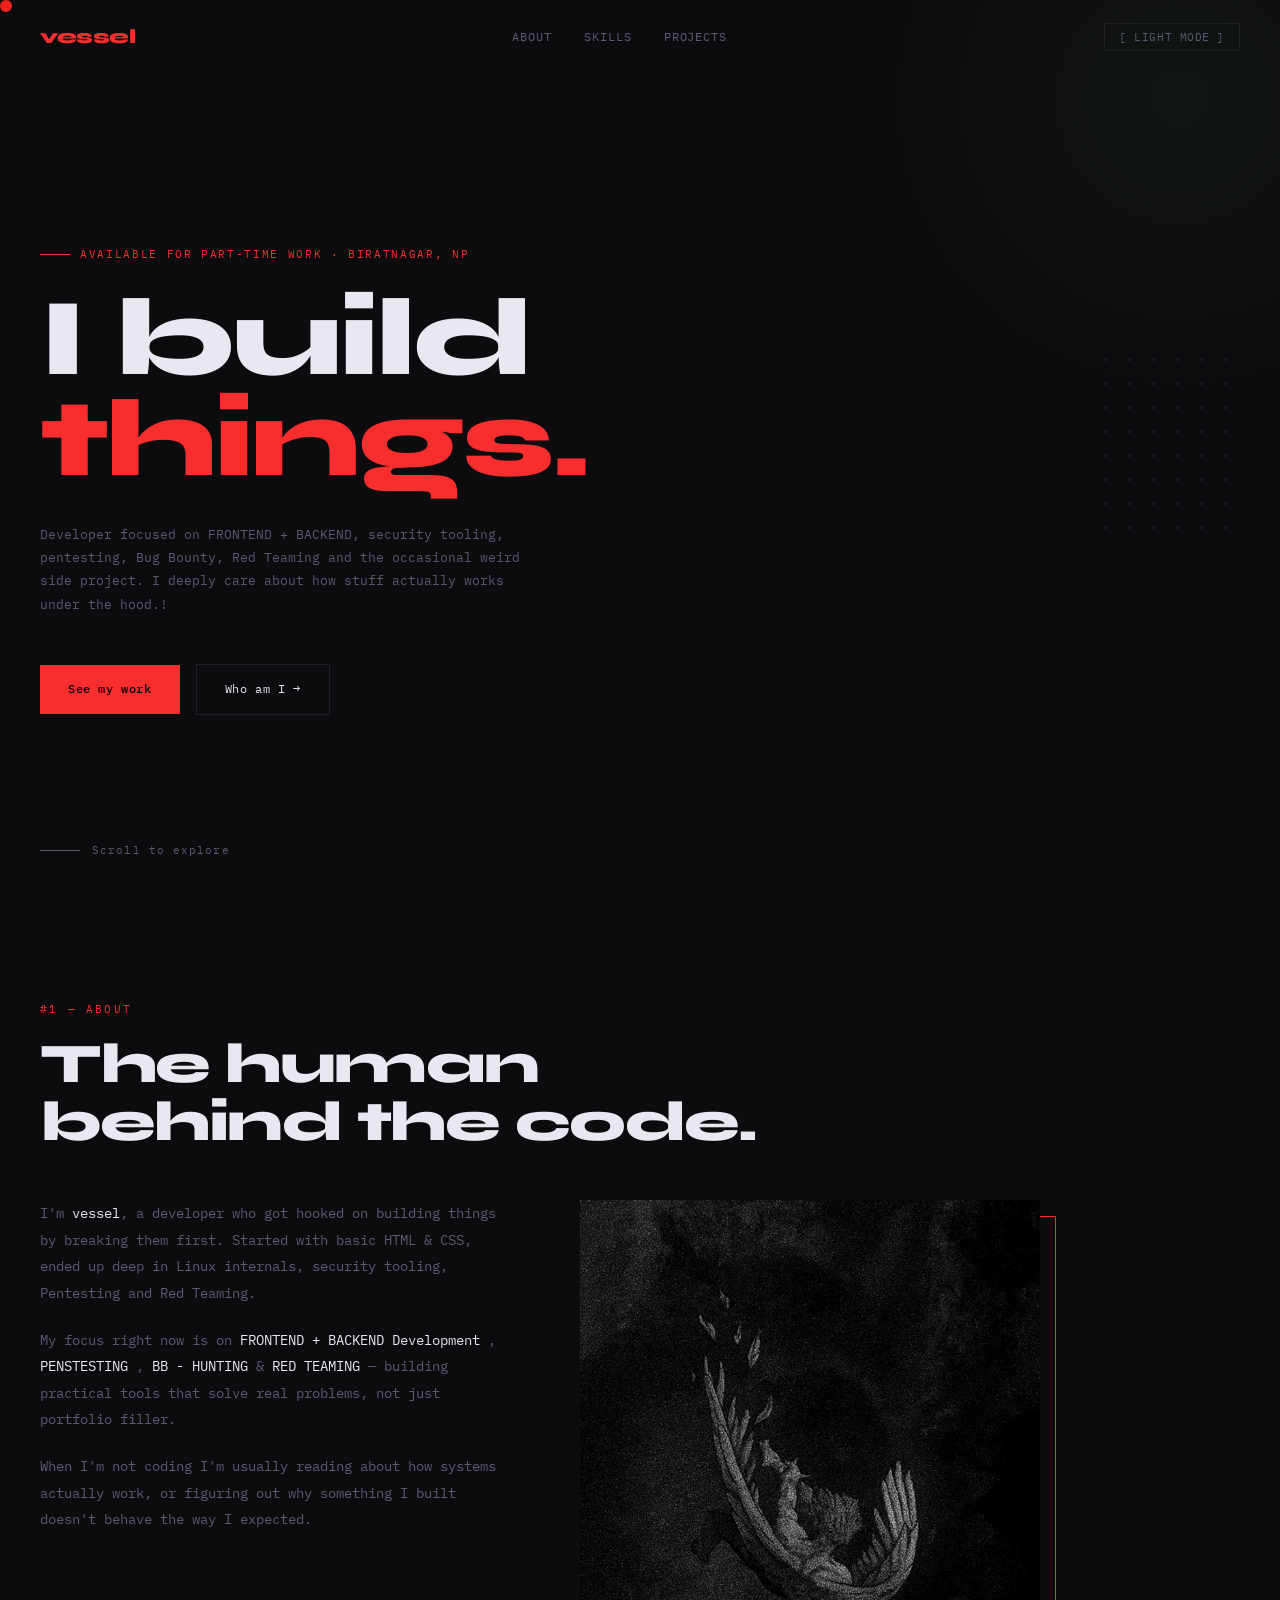
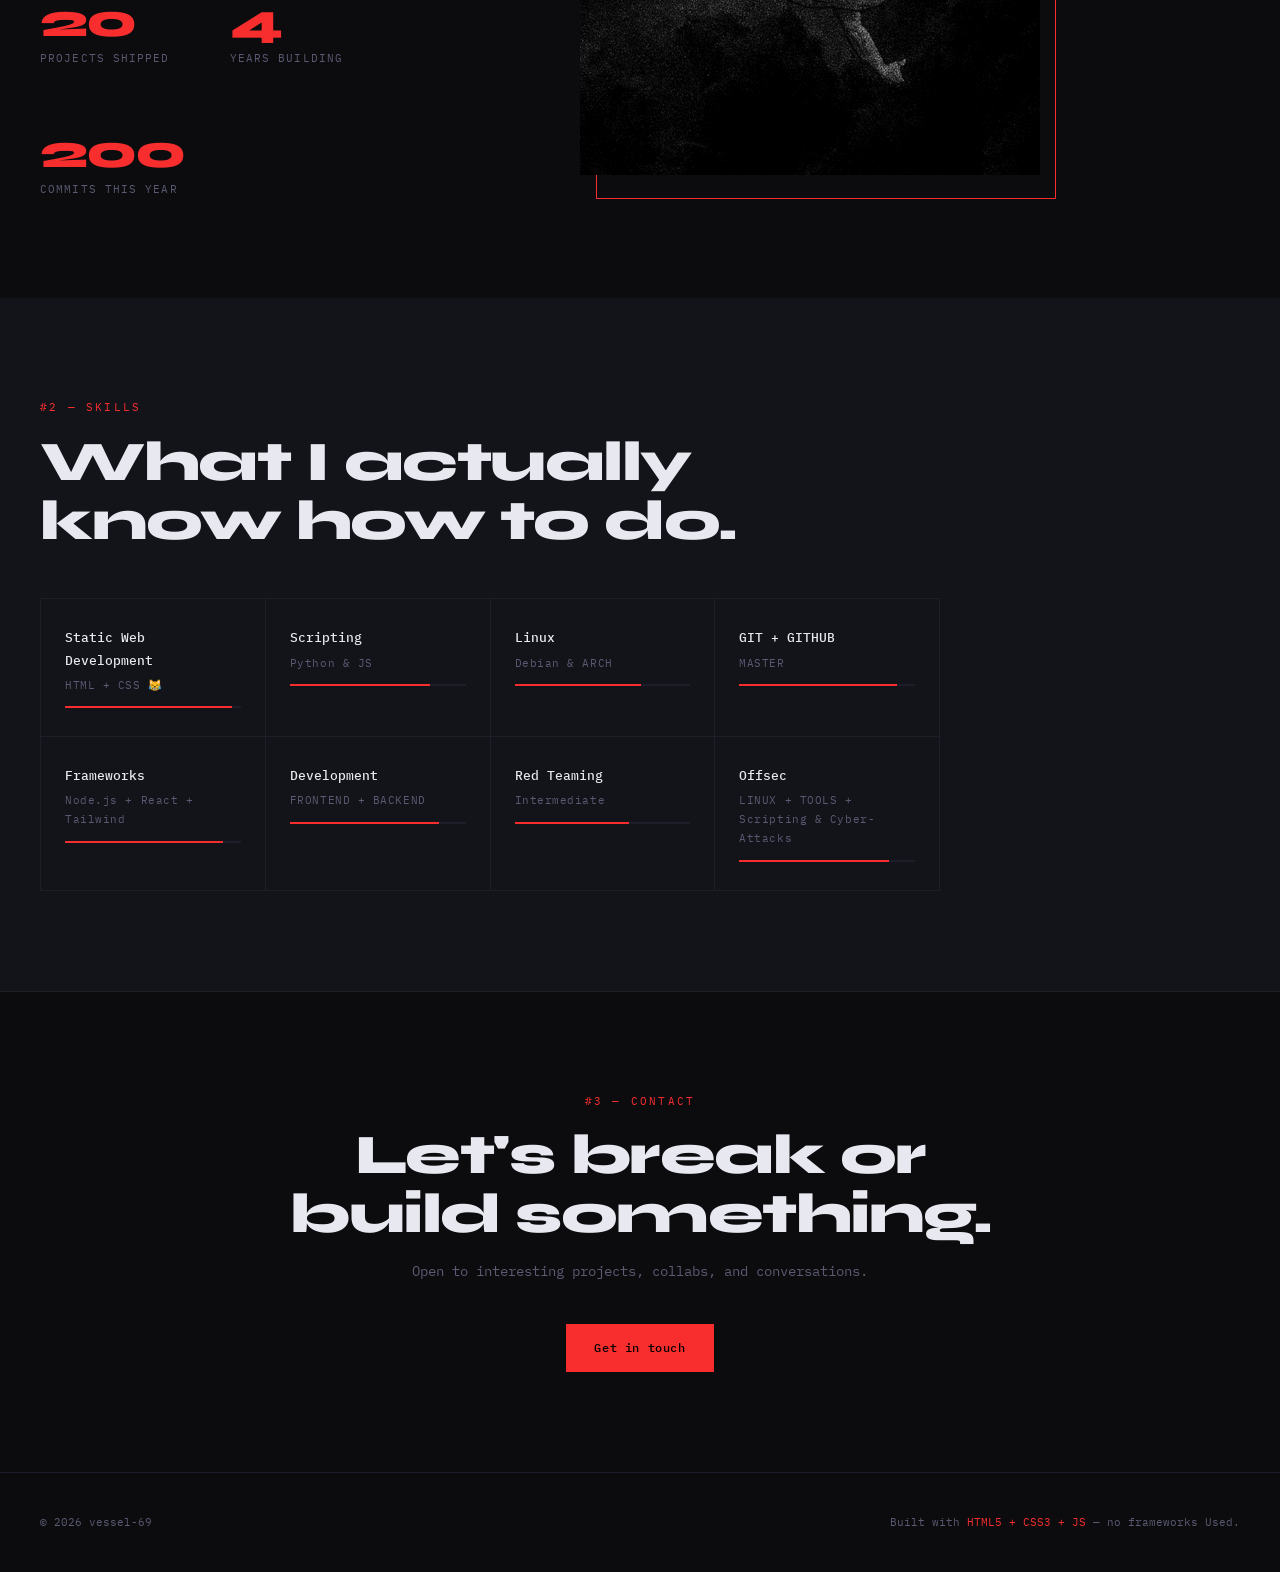
<file: index.html>
<!doctype html>
<html lang="en">
  <head>
    <meta charset="UTF-8" />
    <meta name="viewport" content="width=device-width, initial-scale=1.0" />
    <title>vessel</title>
    <link rel="preconnect" href="https://fonts.googleapis.com" />
    <link
      href="https://fonts.googleapis.com/css2?family=Syne:wght@700;800&family=IBM+Plex+Mono:wght@400;500&display=swap"
      rel="stylesheet"
    />
    <link rel="stylesheet" href="/design/index.css" />
    <!-- Primary SEO -->
    <meta name="title" content="Vessel" />
    <meta name="description" content="Demo Portfolio of Vessel" />
    <meta
      name="keywords"
      content="Vessel, vessel-69, developer portfolio, frontend developer, backend developer, cybersecurity, pentesting, red teaming, bug bounty, Linux, HTML, CSS, JavaScript, Python"
    />
    <meta name="author" content="Vessel" />
    <meta name="creator" content="Vessel" />
    <meta name="robots" content="index, follow" />
    <meta name="language" content="English" />
    <meta name="theme-color" content="#080b0f" />

    <!-- Viewport -->
    <meta name="viewport" content="width=device-width, initial-scale=1.0" />

    <!-- Canonical -->
    <link rel="canonical" href="https://waffles-demo-rosy.vercel.app/" />

    <!-- Favicons -->
    <link rel="icon" href="/public/waffle-demo.png" type="image/png" />
    <link rel="apple-touch-icon" href="/public/waffle-demo.png" />

    <!-- Open Graph / Facebook / Discord / LinkedIn -->
    <meta property="og:type" content="website" />
    <meta property="og:url" content="https://waffles-demo-rosy.vercel.app/" />
    <meta
      property="og:title"
      content="Vessel | Developer, Security Learner & Builder"
    />
    <meta
      property="og:description"
      content="A dark, minimal portfolio website showcasing development, security tooling, pentesting, Linux, and experimental side projects."
    />
    <meta
      property="og:image"
      content="https://waffles-demo-rosy.vercel.app/public/waffle-demo.png"
    />
    <meta
      property="og:image:alt"
      content="Preview image of Vessel portfolio website"
    />
    <meta property="og:site_name" content="Vessel Portfolio" />

    <!-- Twitter / X -->
    <meta name="twitter:card" content="summary_large_image" />
    <meta name="twitter:url" content="https://waffles-demo-rosy.vercel.app/" />
    <meta
      name="twitter:title"
      content="Vessel | Developer, Security Learner & Builder"
    />
    <meta
      name="twitter:description"
      content="Portfolio of Vessel, a frontend/backend developer focused on security tooling, pentesting, red teaming, Linux, and weird side projects."
    />
    <meta
      name="twitter:image"
      content="https://waffles-demo-rosy.vercel.app/public/waffle-demo.png"
    />
    <meta
      name="twitter:image:alt"
      content="Preview image of Vessel portfolio website"
    />

    <!-- Structured Data -->
    <script type="application/ld+json">
      {
        "@context": "https://schema.org",
        "@type": "Person",
        "name": "Vessel",
        "url": "https://waffles-demo-rosy.vercel.app/",
        "sameAs": ["https://github.com/vessel-69"],
        "jobTitle": "Frontend and Backend Developer",
        "knowsAbout": [
          "Frontend Development",
          "Backend Development",
          "Cybersecurity",
          "Pentesting",
          "Red Teaming",
          "Bug Bounty",
          "Linux",
          "Python",
          "JavaScript"
        ],
        "description": "Developer focused on frontend, backend, security tooling, pentesting, red teaming, and practical side projects."
      }
    </script>
  </head>

  <body>
    <div id="cursor"></div>

    <nav id="nav">
      <a href="index.html" class="logo">vessel</a>
      <ul class="nav-links">
        <li><a href="#about" onclick="handleNavClick(this)">About</a></li>
        <li><a href="#skills" onclick="handleNavClick(this)">Skills</a></li>
        <li><a href="/page/projects.html">Projects</a></li>
      </ul>
      <button class="theme-btn" onclick="switchTheme()">[ LIGHT MODE ]</button>
    </nav>

    <section class="hero">
      <div class="hero-tag">Available for Part-time work · Biratnagar, NP</div>
      <h1>
        I build<br />
        <span class="scramble" id="scramble-word">things.</span>
      </h1>
      <p class="hero-sub">
        Developer focused on FRONTEND + BACKEND, security tooling, pentesting,
        Bug Bounty, Red Teaming and the occasional weird side project. I deeply
        care about how stuff actually works under the hood.!
      </p>
      <div class="hero-actions">
        <a href="/page/projects.html" class="btn-primary">See my work</a>
        <a href="#about" class="btn-ghost">Who am I →</a>
      </div>
      <div class="scroll-hint"><span class="line"></span>Scroll to explore</div>

      <!-- dot grid decoration -->
      <div class="grid-deco"></div>
    </section>

    <section id="about">
      <div class="section-label">#1 — About</div>
      <h2>The human<br />behind the code.</h2>

      <div class="about-grid fade-in">
        <div class="about-text">
          <p>
            I'm <span>vessel</span>, a developer who got hooked on building
            things by breaking them first. Started with basic HTML & CSS, ended
            up deep in Linux internals, security tooling, Pentesting and Red
            Teaming.
          </p>
          <p>
            My focus right now is on
            <span>FRONTEND + BACKEND Development</span> ,
            <span>PENSTESTING</span> , <span>BB - HUNTING</span> &
            <span>RED TEAMING</span> — building practical tools that solve real
            problems, not just portfolio filler.
          </p>
          <p>
            When I'm not coding I'm usually reading about how systems actually
            work, or figuring out why something I built doesn't behave the way I
            expected.
          </p>

          <div class="stats-row">
            <div class="stat">
              <span class="stat-num" data-target="30">0</span>
              <span class="stat-label">Projects shipped</span>
            </div>
            <div class="stat">
              <span class="stat-num" data-target="4">0</span>
              <span class="stat-label">Years building</span>
            </div>
            <div class="stat">
              <span class="stat-num" data-target="400">0</span>
              <span class="stat-label">Commits this year</span>
            </div>
          </div>
        </div>

        <div class="about-img-wrap">
          <img src="/public/icarus.jpeg" alt="Developer at work" />
        </div>
      </div>
    </section>

    <section id="skills" class="skills-section">
      <div class="section-label">#2 — Skills</div>
      <h2>What I actually<br />know how to do.</h2>

      <div class="skills-grid fade-in">
        <div class="skill-card">
          <div class="skill-name">Static Web Development</div>
          <div class="skill-level">HTML + CSS 😹</div>
          <div class="skill-bar-wrap">
            <div class="skill-bar" data-width="95"></div>
          </div>
        </div>
        <div class="skill-card">
          <div class="skill-name">Scripting</div>
          <div class="skill-level">Python & JS</div>
          <div class="skill-bar-wrap">
            <div class="skill-bar" data-width="80"></div>
          </div>
        </div>
        <div class="skill-card">
          <div class="skill-name">Linux</div>
          <div class="skill-level">Debian & ARCH</div>
          <div class="skill-bar-wrap">
            <div class="skill-bar" data-width="72"></div>
          </div>
        </div>
        <div class="skill-card">
          <div class="skill-name">GIT + GITHUB</div>
          <div class="skill-level">MASTER</div>
          <div class="skill-bar-wrap">
            <div class="skill-bar" data-width="90"></div>
          </div>
        </div>
        <div class="skill-card">
          <div class="skill-name">Frameworks</div>
          <div class="skill-level">Node.js + React + Tailwind</div>
          <div class="skill-bar-wrap">
            <div class="skill-bar" data-width="90"></div>
          </div>
        </div>
        <div class="skill-card">
          <div class="skill-name">Development</div>
          <div class="skill-level">FRONTEND + BACKEND</div>
          <div class="skill-bar-wrap">
            <div class="skill-bar" data-width="85"></div>
          </div>
        </div>
        <div class="skill-card">
          <div class="skill-name">Red Teaming</div>
          <div class="skill-level">Intermediate</div>
          <div class="skill-bar-wrap">
            <div class="skill-bar" data-width="65"></div>
          </div>
        </div>
        <div class="skill-card">
          <div class="skill-name">Offsec</div>
          <div class="skill-level">
            LINUX + TOOLS + Scripting & Cyber-Attacks
          </div>
          <div class="skill-bar-wrap">
            <div class="skill-bar" data-width="85"></div>
          </div>
        </div>
      </div>
    </section>

    <section class="cta-section">
      <div class="section-label">#3 — Contact</div>
      <h2>Let's break or <br />build something.</h2>
      <p>Open to interesting projects, collabs, and conversations.</p>
      <a href="https://github.com/vessel-69" target="_blank" class="btn-primary"
        >Get in touch</a
      >
    </section>

    <footer id="footer">
      <span>© 2026 vessel-69</span>
      <span
        >Built with <a href="#footer">HTML5 + CSS3 + JS</a> — no frameworks
        Used.</span
      >
    </footer>

    <script>
      // cursor follow

      const cursor = document.getElementById("cursor");
      document.addEventListener("mousemove", (e) => {
        cursor.style.left = e.clientX - 6 + "px";
        cursor.style.top = e.clientY - 6 + "px";
      });
      document.querySelectorAll("a, button").forEach((el) => {
        el.addEventListener("mouseenter", () => cursor.classList.add("big"));
        el.addEventListener("mouseleave", () => cursor.classList.remove("big"));
      });

      // nav-scroll state

      window.addEventListener("scroll", () => {
        document
          .getElementById("nav")
          .classList.toggle("scrolled", window.scrollY > 60);
      });

      // Change theme

      let isDark = true;
      function switchTheme() {
        isDark = !isDark;
        document.body.classList.toggle("light", !isDark);
        document.querySelector(".theme-btn").textContent = isDark
          ? "[ LIGHT MODE ]"
          : "[ DARK MODE ]";
      }

      // React to User

      function handleNavClick(el) {
        document
          .querySelectorAll(".nav-links a")
          .forEach((a) => (a.style.color = ""));
        el.style.color = "var(--accent)";
        setTimeout(() => (el.style.color = ""), 2000);
      }

      // scramble text on load

      const words = ["things.", "tools.", "ideas.", "weird stuff.", "futures."];
      let wordIdx = 0;
      const scrambleEl = document.getElementById("scramble-word");
      const chars =
        "ABCDEFGHIJKLMNOPQRSTUVWXYZabcdefghijklmnopqrstuvwxyz0123456789#@!";

      function scrambleText(target) {
        let iters = 0;
        const interval = setInterval(() => {
          scrambleEl.textContent = target
            .split("")
            .map((ch, i) => {
              if (i < iters) return target[i];
              return chars[Math.floor(Math.random() * chars.length)];
            })
            .join("");
          iters += 1.2;
          if (iters >= target.length + 1) clearInterval(interval);
        }, 40);
      }

      // cycle words every 3 seconds

      setInterval(() => {
        wordIdx = (wordIdx + 1) % words.length;
        scrambleText(words[wordIdx]);
      }, 3000);

      // generate dots for grid decoration

      const dotGrid = document.querySelector(".grid-deco");
      for (let i = 0; i < 48; i++) {
        const dot = document.createElement("span");
        dot.style.animationDelay = (Math.random() * 3).toFixed(1) + "s";
        dotGrid.appendChild(dot);
      }

      // fade in on scroll + animate skill bars

      const observer = new IntersectionObserver(
        (entries) => {
          entries.forEach((entry) => {
            if (!entry.isIntersecting) return;
            entry.target.classList.add("visible");

            // animate stat counters

            entry.target
              .querySelectorAll(".stat-num[data-target]")
              .forEach((el) => {
                const end = +el.dataset.target;
                let cur = 0;
                const step = Math.ceil(end / 40);
                const timer = setInterval(() => {
                  cur = Math.min(cur + step, end);
                  el.textContent = cur;
                  if (cur >= end) clearInterval(timer);
                }, 30);
              });

            // animate skill bars

            entry.target
              .querySelectorAll(".skill-bar[data-width]")
              .forEach((bar) => {
                bar.style.width = bar.dataset.width + "%";
              });
          });
        },
        { threshold: 0.15 },
      );

      document
        .querySelectorAll(".fade-in")
        .forEach((el) => observer.observe(el));

      scrambleText(words[0]);
    </script>
  </body>
</html>
</file>
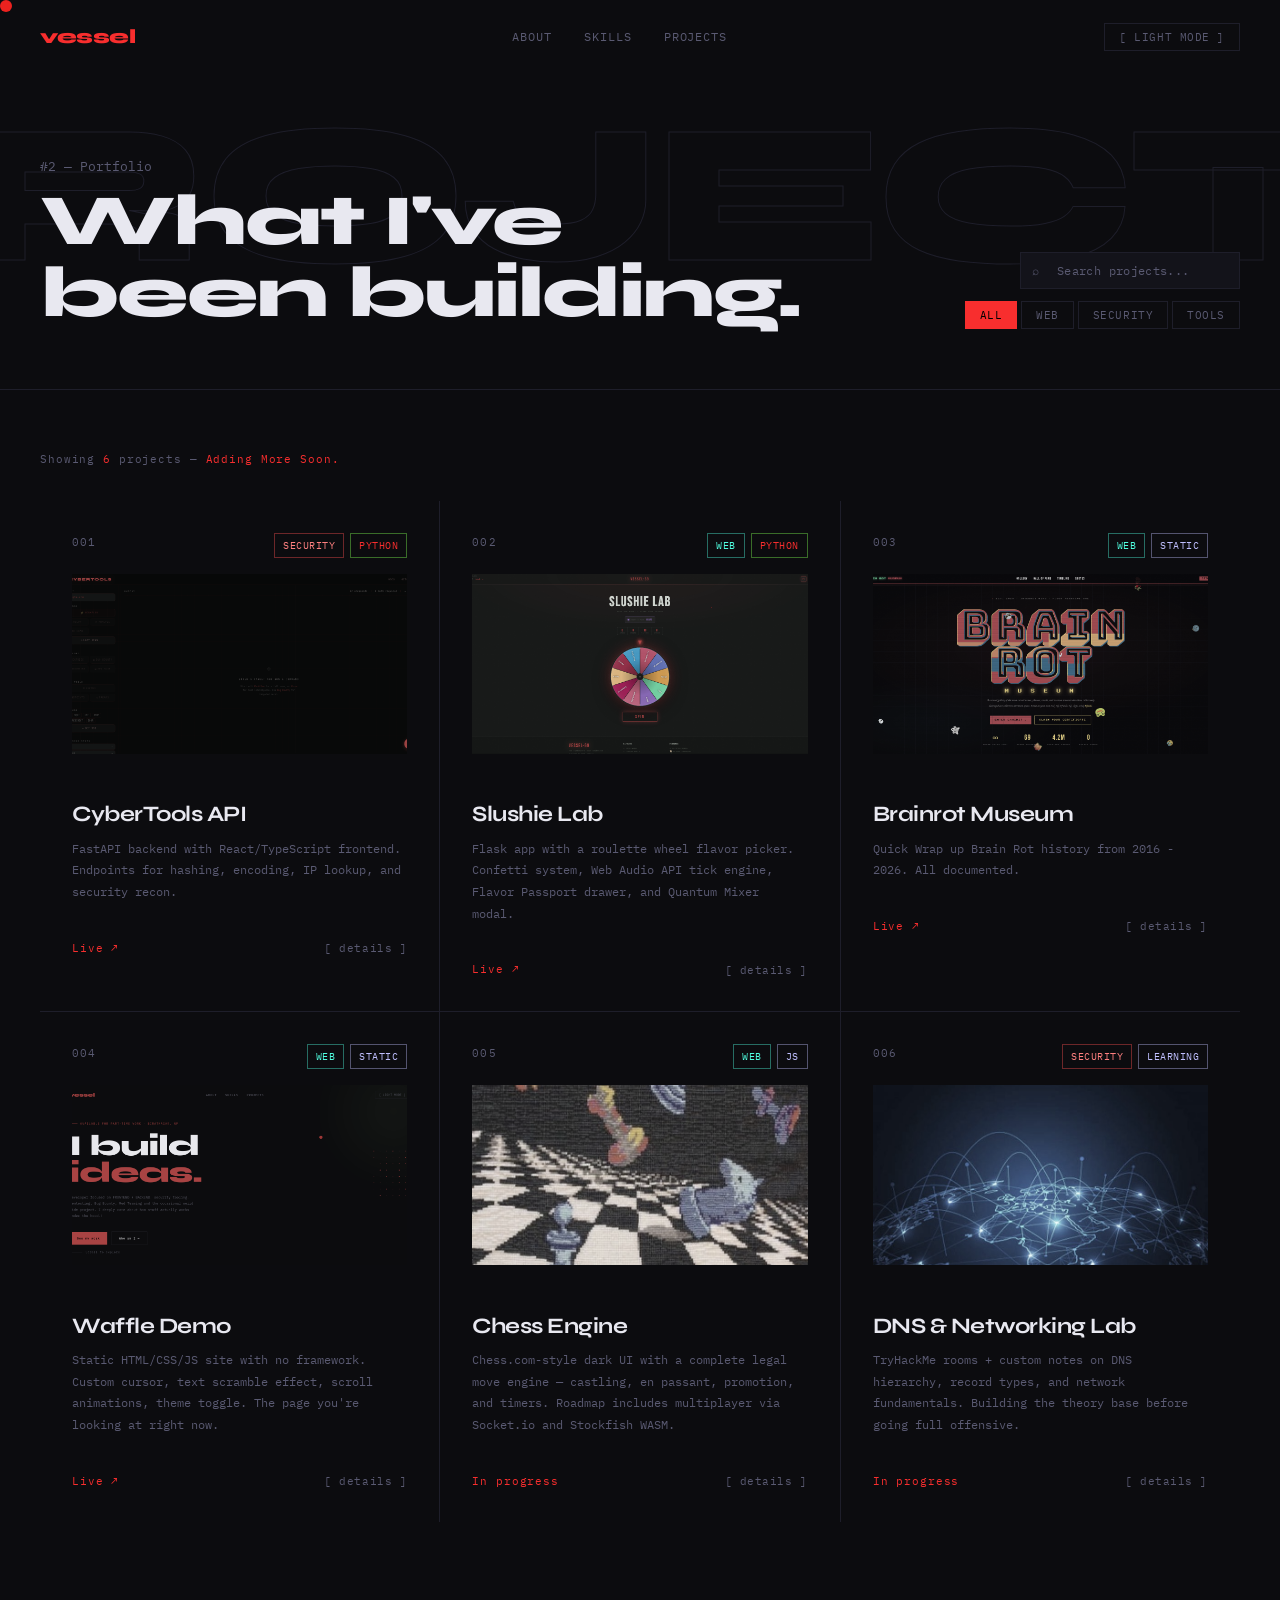
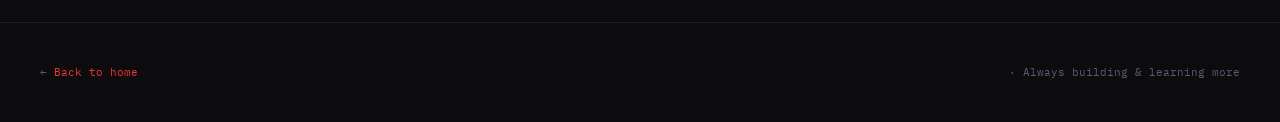
<file: page/projects.html>
<!doctype html>
<html lang="en">
  <head>
    <meta charset="UTF-8" />
    <meta name="viewport" content="width=device-width, initial-scale=1.0" />
    <title>Projects - vessel</title>
    <link rel="preconnect" href="https://fonts.googleapis.com" />
    <link
      href="https://fonts.googleapis.com/css2?family=Syne:wght@700;800&family=IBM+Plex+Mono:wght@400;500&display=swap"
      rel="stylesheet"
    />
    <link rel="stylesheet" href="/design/projects.css" />

    <!-- Primary SEO -->
    <meta name="title" content="Projects | Vessel Portfolio" />
    <meta
      name="description"
      content="Explore Vessel's projects, including CyberTools API, Slushie Lab, Brainrot Museum, Waffle Demo, Chess Engine, and DNS networking labs."
    />
    <meta
      name="keywords"
      content="Vessel projects, CyberTools API, Slushie Lab, Brainrot Museum, Waffle Demo, Chess Engine, DNS lab, cybersecurity projects, developer portfolio"
    />
    <meta name="author" content="Vessel" />
    <meta name="creator" content="Vessel" />
    <meta name="robots" content="index, follow" />
    <meta name="language" content="English" />
    <meta name="theme-color" content="#080b0f" />

    <!-- Viewport -->
    <meta name="viewport" content="width=device-width, initial-scale=1.0" />

    <!-- Canonical -->
    <link
      rel="canonical"
      href="https://waffles-demo-rosy.vercel.app/projects"
    />

    <!-- Favicons -->
    <link rel="icon" href="/public/waffle-demo.png" type="image/png" />
    <link rel="apple-touch-icon" href="/public/waffle-demo.png" />

    <!-- Open Graph / Facebook / Discord / LinkedIn -->
    <meta property="og:type" content="website" />
    <meta
      property="og:url"
      content="https://waffles-demo-rosy.vercel.app/projects"
    />
    <meta property="og:title" content="Projects | Vessel Portfolio" />
    <meta
      property="og:description"
      content="A clean project showcase featuring web apps, security tools, Python experiments, Linux learning, and weird side projects."
    />
    <meta
      property="og:image"
      content="https://waffles-demo-rosy.vercel.app/public/waffle-demo.png"
    />
    <meta
      property="og:image:alt"
      content="Preview image of Vessel project showcase"
    />
    <meta property="og:site_name" content="Vessel Portfolio" />

    <!-- Twitter / X -->
    <meta name="twitter:card" content="summary_large_image" />
    <meta
      name="twitter:url"
      content="https://waffles-demo-rosy.vercel.app/projects"
    />
    <meta name="twitter:title" content="Projects | Vessel Portfolio" />
    <meta
      name="twitter:description"
      content="Explore Vessel's web, security, Python, and Linux projects in a clean dark portfolio interface."
    />
    <meta
      name="twitter:image"
      content="https://waffles-demo-rosy.vercel.app/public/waffle-demo.png"
    />
    <meta
      name="twitter:image:alt"
      content="Preview image of Vessel project showcase"
    />

    <!-- Structured Data -->
    <script type="application/ld+json">
      {
        "@context": "https://schema.org",
        "@type": "CollectionPage",
        "name": "Vessel Projects",
        "url": "https://waffles-demo-rosy.vercel.app/projects",
        "description": "A project showcase featuring CyberTools API, Slushie Lab, Brainrot Museum, Waffle Demo, Chess Engine, and DNS networking labs.",
        "creator": {
          "@type": "Person",
          "name": "Vessel",
          "url": "https://waffles-demo-rosy.vercel.app/"
        }
      }
    </script>
  </head>
  <body>
    <div id="cursor"></div>

    <nav id="nav">
      <a href="/index.html" class="logo">vessel</a>
      <ul class="nav-links">
        <li><a href="/index.html#about">About</a></li>
        <li><a href="/index.html#skills">Skills</a></li>
        <li><a href="/page/projects.html" class="active">Projects</a></li>
      </ul>
      <button class="theme-btn" onclick="switchTheme()">[ LIGHT MODE ]</button>
    </nav>

    <div class="page-header">
      <div class="page-header-inner">
        <h1>
          <small>#2 — Portfolio</small>
          What I've<br />been building.
        </h1>

        <div class="controls">
          <div class="search-wrap">
            <span class="search-icon">⌕</span>
            <input
              type="text"
              id="search-input"
              placeholder="Search projects..."
              oninput="handleSearch(this.value)"
            />
          </div>
          <div class="filter-tabs">
            <button
              class="filter-btn active"
              onclick="filterProjects('all', this)"
            >
              All
            </button>
            <button class="filter-btn" onclick="filterProjects('web', this)">
              Web
            </button>
            <button
              class="filter-btn"
              onclick="filterProjects('security', this)"
            >
              Security
            </button>
            <button class="filter-btn" onclick="filterProjects('tool', this)">
              Tools
            </button>
          </div>
        </div>
      </div>
    </div>

    <main>
      <p class="result-count">
        Showing <span id="count">6</span> projects —
        <span id="count">Adding More Soon.</span>
      </p>

      <div class="projects-grid" id="grid">
        <div
          class="project-card"
          data-cat="security"
          data-title="cybertools api"
        >
          <div class="card-top">
            <span class="card-num">001</span>
            <div class="card-tags">
              <span class="tag security">Security</span>
              <span class="tag python">Python</span>
            </div>
          </div>
          <div class="img-wrap">
            <img
              class="card-img"
              src="/public/cyber-tools.png"
              alt="CyberTools API"
            />
          </div>
          <div class="card-title">CyberTools API</div>
          <div class="card-desc">
            FastAPI backend with React/TypeScript frontend. Endpoints for
            hashing, encoding, IP lookup, and security recon.
          </div>

          <div class="card-extra" id="extra-0">
            <div class="card-extra-inner">
              <strong>Stack:</strong> Python 3.12, FastAPI, React 18, Vite,
              TypeScript<br />
              <strong>Features:</strong> /recon, /analyze-url, /bb-scan,
              /payloads endpoints<br />
              <strong>Design:</strong> Blood Red on dark — #e83131 on #080b0f,
              JetBrains Mono
            </div>
          </div>

          <div class="card-footer">
            <a
              href="https://www.cyber-tools.dev"
              class="card-link"
              target="_blank"
              >Live ↗</a
            >
            <button class="expand-btn" onclick="expandCard(this, 'extra-0')">
              [ details ]
            </button>
          </div>
        </div>

        <div class="project-card" data-cat="web" data-title="slushie lab">
          <div class="card-top">
            <span class="card-num">002</span>
            <div class="card-tags">
              <span class="tag web">Web</span>
              <span class="tag python">Python</span>
            </div>
          </div>
          <div class="img-wrap">
            <img
              class="card-img"
              src="/public/slushie-lab.png"
              alt="Slushie Lab"
            />
          </div>
          <div class="card-title">Slushie Lab</div>
          <div class="card-desc">
            Flask app with a roulette wheel flavor picker. Confetti system, Web
            Audio API tick engine, Flavor Passport drawer, and Quantum Mixer
            modal.
          </div>

          <div class="card-extra" id="extra-1">
            <div class="card-extra-inner">
              <strong>Stack:</strong> Python, Flask, Vanilla JS<br />
              <strong>Features:</strong> Canvas roulette wheel, audio engine,
              custom flavor /lab page<br />
              <strong>Status:</strong> Live on Vercel
            </div>
          </div>

          <div class="card-footer">
            <a
              href="https://slushie-lab.vercel.app"
              class="card-link"
              target="_blank"
              >Live ↗</a
            >
            <button class="expand-btn" onclick="expandCard(this, 'extra-1')">
              [ details ]
            </button>
          </div>
        </div>

        <div
          class="project-card"
          data-cat="security"
          data-title="pentesting setup"
        >
          <div class="card-top">
            <span class="card-num">003</span>
            <div class="card-tags">
              <span class="tag web">Web</span>
              <span class="tag tool">Static</span>
            </div>
          </div>
          <div class="img-wrap">
            <img
              class="card-img"
              src="/public/brainrot-museum.png"
              alt="Brain Rot Museum"
            />
          </div>
          <div class="card-title">Brainrot Museum</div>
          <div class="card-desc">
            Quick Wrap up Brain Rot history from 2016 - 2026. All documented.
          </div>

          <div class="card-extra" id="extra-3">
            <div class="card-extra-inner">
              <strong>stack:</strong> HTML5, CSS3, JavaScript<br />
              <strong>Features:</strong> Animated transitions, interactive
              elements<br />
              <strong>status:</strong> Live on Vercel
            </div>
          </div>

          <div class="card-footer">
            <a href="https://brainrot-museum.vercel.app/" class="card-link"
              >Live ↗</a
            >
            <button class="expand-btn" onclick="expandCard(this, 'extra-3')">
              [ details ]
            </button>
          </div>
        </div>

        <div class="project-card" data-cat="tool" data-title="dev portfolio">
          <div class="card-top">
            <span class="card-num">004</span>
            <div class="card-tags">
              <span class="tag web">Web</span>
              <span class="tag tool">Static</span>
            </div>
          </div>
          <div class="img-wrap">
            <img
              class="card-img"
              src="/public/waffle-demo.png"
              alt="Portfolio site"
            />
          </div>
          <div class="card-title">Waffle Demo</div>
          <div class="card-desc">
            Static HTML/CSS/JS site with no framework. Custom cursor, text
            scramble effect, scroll animations, theme toggle. The page you're
            looking at right now.
          </div>

          <div class="card-extra" id="extra-4">
            <div class="card-extra-inner">
              <strong>Stack:</strong> Pure HTML, CSS, Vanilla JS<br />
              <strong>Features:</strong> Intersection observer animations, JS
              scramble engine, live click counter<br />
              <strong>Size:</strong> Two pages, zero dependencies
            </div>
          </div>

          <div class="card-footer">
            <a href="https://waffle-demo.vercel.app" class="card-link"
              >Live ↗</a
            >
            <button class="expand-btn" onclick="expandCard(this, 'extra-4')">
              [ details ]
            </button>
          </div>
        </div>

        <div class="project-card" data-cat="web" data-title="chess app">
          <div class="card-top">
            <span class="card-num">005</span>
            <div class="card-tags">
              <span class="tag web">Web</span>
              <span class="tag tool">JS</span>
            </div>
          </div>
          <div class="img-wrap">
            <img
              class="card-img"
              src="/public/chess-engine.jpeg"
              alt="Chess App"
            />
          </div>
          <div class="card-title">Chess Engine</div>
          <div class="card-desc">
            Chess.com-style dark UI with a complete legal move engine —
            castling, en passant, promotion, and timers. Roadmap includes
            multiplayer via Socket.io and Stockfish WASM.
          </div>

          <div class="card-extra" id="extra-2">
            <div class="card-extra-inner">
              <strong>Stack:</strong> Next.js, TypeScript<br />
              <strong>Planned:</strong> Socket.io multiplayer, Stockfish WASM
              engine, ELO system<br />
              <strong>Status:</strong> Prototype complete
            </div>
          </div>

          <div class="card-footer">
            <a href="#" class="card-link">In progress</a>
            <button class="expand-btn" onclick="expandCard(this, 'extra-2')">
              [ details ]
            </button>
          </div>
        </div>

        <div
          class="project-card"
          data-cat="tool"
          data-title="dns lab tryhackme"
        >
          <div class="card-top">
            <span class="card-num">006</span>
            <div class="card-tags">
              <span class="tag security">Security</span>
              <span class="tag tool">Learning</span>
            </div>
          </div>
          <div class="img-wrap">
            <img class="card-img" src="/public/dns.jpeg" alt="DNS lab" />
          </div>
          <div class="card-title">DNS & Networking Lab</div>
          <div class="card-desc">
            TryHackMe rooms + custom notes on DNS hierarchy, record types, and
            network fundamentals. Building the theory base before going full
            offensive.
          </div>

          <div class="card-extra" id="extra-5">
            <div class="card-extra-inner">
              <strong>Covered:</strong> DNS in Detail, Linux fundamentals, shell
              scripting<br />
              <strong>Next:</strong> TryHackMe offensive track, custom recon
              scripts<br />
              <strong>Roadmap:</strong> LFS101 → shell → networking → THM
            </div>
          </div>

          <div class="card-footer">
            <a href="#" class="card-link">In progress</a>
            <button class="expand-btn" onclick="expandCard(this, 'extra-5')">
              [ details ]
            </button>
          </div>
        </div>
      </div>

      <div class="no-results" id="no-results">
        <div class="emoji">⌀</div>
        <p>Nothing matches that. Try a different search.</p>
      </div>
    </main>

    <div id="toast">Copied to clipboard!</div>

    <footer>
      <span>← <a href="/index.html">Back to home</a></span>
      <span>· Always building & learning more</span>
    </footer>

    <script>
      const cursor = document.getElementById("cursor");
      document.addEventListener("mousemove", (e) => {
        cursor.style.left = e.clientX - 6 + "px";
        cursor.style.top = e.clientY - 6 + "px";
      });
      document.querySelectorAll("a, button, input").forEach((el) => {
        el.addEventListener("mouseenter", () => cursor.classList.add("big"));
        el.addEventListener("mouseleave", () => cursor.classList.remove("big"));
      });

      let currentFilter = "all";
      let currentSearch = "";

      function filterProjects(cat, btn) {
        currentFilter = cat;

        document
          .querySelectorAll(".filter-btn")
          .forEach((b) => b.classList.remove("active"));
        if (btn) btn.classList.add("active");

        applyFilters();
      }

      function handleSearch(val) {
        currentSearch = val.toLowerCase().trim();
        applyFilters();
      }

      let isDark = true;
      function switchTheme() {
        isDark = !isDark;
        document.body.classList.toggle("light", !isDark);
        document.querySelector(".theme-btn").textContent = isDark
          ? "[ LIGHT MODE ]"
          : "[ DARK MODE ]";
      }

      function handleNavClick(el) {
        document
          .querySelectorAll(".nav-links a")
          .forEach((a) => (a.style.color = ""));
        el.style.color = "var(--accent)";
        setTimeout(() => (el.style.color = ""), 2000);
      }

      function applyFilters() {
        const cards = document.querySelectorAll(".project-card");
        let visible = 0;

        cards.forEach((card) => {
          const matchesCat =
            currentFilter === "all" || card.dataset.cat === currentFilter;
          const matchesSearch =
            !currentSearch || card.dataset.title.includes(currentSearch);
          const show = matchesCat && matchesSearch;

          card.style.display = show ? "" : "none";
          if (show) visible++;
        });

        document.getElementById("count").textContent = visible;
        document
          .getElementById("no-results")
          .classList.toggle("show", visible === 0);
      }

      function expandCard(btn, extraId) {
        const extra = document.getElementById(extraId);
        const card = btn.closest(".project-card");

        if (extra.classList.contains("open")) {
          extra.classList.remove("open");
          card.classList.remove("expanded");
          btn.textContent = "[ details ]";
        } else {
          extra.classList.add("open");
          card.classList.add("expanded");
          btn.textContent = "[ close ]";
        }
      }

      document.addEventListener("keydown", (e) => {
        if (e.key === "/" && document.activeElement.tagName !== "INPUT") {
          e.preventDefault();
          document.getElementById("search-input").focus();
        }
        if (e.key === "Escape") {
          document.getElementById("search-input").blur();
          document.getElementById("search-input").value = "";
          handleSearch("");
        }
      });

      document.addEventListener("contextmenu", (e) => {
        e.preventDefault();
        navigator.clipboard.writeText(window.location.href).then(() => {
          const toast = document.getElementById("toast");
          toast.classList.add("show");
          setTimeout(() => toast.classList.remove("show"), 2000);
        });
      });
    </script>
  </body>
</html>
</file>
<file: design/index.css>
*,
*::before,
*::after {
  box-sizing: border-box;
  margin: 0;
  padding: 0;
}



:root {
  --bg: #0c0c0f;
  --surface: #13131a;
  --border: #1e1e2a;
  --text: #e8e8f0;
  --muted: #5a5a72;
  --accent: #f82e2e;
  --accent2: #30fbd6;
  --danger: #f318b9;
}

html {
  scroll-behavior: smooth;
}

body {
  background: var(--bg);
  color: var(--text);
  font-family: "IBM Plex Mono", monospace;
  font-size: 14px;
  line-height: 1.7;
  cursor: none;
}

/* custom cursor */
#cursor {
  width: 12px;
  height: 12px;
  background: var(--accent);
  border-radius: 50%;
  position: fixed;
  top: 0;
  left: 0;
  pointer-events: none;
  z-index: 9999;
  transition:
    transform 0.1s ease,
    opacity 0.2s;
  mix-blend-mode: difference;
}

#cursor.big {
  transform: scale(4);
  opacity: 0.4;
}

nav {
  position: fixed;
  top: 0;
  left: 0;
  right: 0;
  z-index: 100;
  display: flex;
  justify-content: space-between;
  align-items: center;
  padding: 20px 40px;
  border-bottom: 1px solid transparent;
  transition:
    border-color 0.3s,
    background 0.3s;
}

nav.scrolled {
  border-color: var(--border);
  background: rgba(12, 12, 15, 0.9);
  backdrop-filter: blur(10px);
}

.logo {
  font-family: "Syne", sans-serif;
  font-size: 20px;
  font-weight: 800;
  color: var(--accent);
  text-decoration: none;
  letter-spacing: -0.5px;
}

.nav-links {
  display: flex;
  gap: 32px;
  list-style: none;
}

.nav-links a {
  color: var(--muted);
  text-decoration: none;
  font-size: 12px;
  letter-spacing: 0.08em;
  text-transform: uppercase;
  transition: color 0.2s;
  position: relative;
}

.nav-links a::after {
  content: "";
  position: absolute;
  bottom: -3px;
  left: 0;
  width: 0;
  height: 1px;
  background: var(--accent);
  transition: width 0.25s ease;
}

.nav-links a:hover {
  color: var(--accent);
}

.nav-links a:hover::after {
  width: 100%;
}

.theme-btn {
  background: none;
  border: 1px solid var(--border);
  color: var(--muted);
  font-family: "IBM Plex Mono", monospace;
  font-size: 11px;
  padding: 6px 14px;
  cursor: none;
  transition: all 0.2s;
  letter-spacing: 0.05em;
}

.theme-btn:hover {
  border-color: var(--accent);
  color: var(--accent);
}

/* hero */
.hero {
  min-height: 100vh;
  display: flex;
  flex-direction: column;
  justify-content: center;
  padding: 120px 40px 60px;
  position: relative;
  overflow: hidden;
}

.hero::before {
  content: "";
  position: absolute;
  top: -200px;
  right: -200px;
  width: 600px;
  height: 600px;
  background: radial-gradient(
    circle,
    rgba(127, 255, 80, 0.04) 0%,
    transparent 70%
  );
  pointer-events: none;
}

.hero-tag {
  font-size: 11px;
  color: var(--accent);
  letter-spacing: 0.15em;
  text-transform: uppercase;
  margin-bottom: 24px;
  display: flex;
  align-items: center;
  gap: 10px;
}

.hero-tag::before {
  content: "";
  display: block;
  width: 30px;
  height: 1px;
  background: var(--accent);
}

h1 {
  font-family: "Syne", sans-serif;
  font-size: clamp(52px, 9vw, 110px);
  font-weight: 800;
  line-height: 0.92;
  letter-spacing: -3px;
  margin-bottom: 32px;
}

h1 .scramble {
  color: var(--accent);
  display: inline-block;
}

.hero-sub {
  max-width: 480px;
  color: var(--muted);
  font-size: 13px;
  line-height: 1.8;
  margin-bottom: 48px;
}

.hero-actions {
  display: flex;
  gap: 16px;
  align-items: center;
  flex-wrap: wrap;
}

.btn-primary {
  background: var(--accent);
  color: #000;
  font-family: "IBM Plex Mono", monospace;
  font-size: 12px;
  font-weight: 500;
  padding: 14px 28px;
  border: none;
  cursor: none;
  text-decoration: none;
  display: inline-block;
  letter-spacing: 0.05em;
  transition:
    transform 0.15s,
    box-shadow 0.2s;
}

.btn-primary:hover {
  transform: translateY(-2px);
  box-shadow: 0 8px 24px rgba(127, 255, 80, 0.25);
}

.btn-ghost {
  color: var(--text);
  font-family: "IBM Plex Mono", monospace;
  font-size: 12px;
  text-decoration: none;
  padding: 14px 28px;
  border: 1px solid var(--border);
  display: inline-block;
  letter-spacing: 0.05em;
  transition: all 0.2s;
}

.btn-ghost:hover {
  border-color: var(--accent2);
  color: var(--accent2);
}

/* scroll indicator */
.scroll-hint {
  position: absolute;
  bottom: 40px;
  left: 40px;
  display: flex;
  align-items: center;
  gap: 12px;
  color: var(--muted);
  font-size: 11px;
  letter-spacing: 0.1em;
}

.scroll-hint .line {
  width: 40px;
  height: 1px;
  background: var(--muted);
  animation: expandLine 2s ease-in-out infinite;
}

@keyframes expandLine {
  0%,
  100% {
    width: 20px;
    opacity: 0.3;
  }

  50% {
    width: 50px;
    opacity: 1;
  }
}

/* grid decoration */
.grid-deco {
  position: absolute;
  right: 40px;
  top: 50%;
  transform: translateY(-50%);
  display: grid;
  grid-template-columns: repeat(6, 16px);
  grid-template-rows: repeat(8, 16px);
  gap: 8px;
}

.grid-deco span {
  width: 3px;
  height: 3px;
  background: var(--border);
  border-radius: 50%;
  animation: dotPulse 3s ease-in-out infinite;
}

.grid-deco span:nth-child(odd) {
  animation-delay: 0.5s;
}

@keyframes dotPulse {
  0%,
  100% {
    opacity: 0.3;
  }

  50% {
    opacity: 1;
    background: var(--accent);
  }
}

/* sections */
section {
  padding: 100px 40px;
}

.section-label {
  font-size: 11px;
  color: var(--accent);
  letter-spacing: 0.2em;
  text-transform: uppercase;
  margin-bottom: 16px;
}

h2 {
  font-family: "Syne", sans-serif;
  font-size: clamp(32px, 5vw, 56px);
  font-weight: 800;
  letter-spacing: -1.5px;
  margin-bottom: 48px;
  line-height: 1.05;
}

/* about */
.about-grid {
  display: grid;
  grid-template-columns: 1fr 1fr;
  gap: 80px;
  align-items: start;
  max-width: 1000px;
}

.about-text p {
  color: var(--muted);
  margin-bottom: 20px;
  line-height: 1.9;
}

.about-text p span {
  color: var(--text);
}

.about-img-wrap {
  position: relative;
}

.about-img-wrap img {
  width: 100%;
  aspect-ratio: 4/5;
  object-fit: cover;
  filter: grayscale(60%) contrast(1.1);
  transition: filter 0.4s;
}

.about-img-wrap:hover img {
  filter: grayscale(0%) contrast(1.05);
}

.about-img-wrap::after {
  content: "";
  position: absolute;
  top: 16px;
  right: -16px;
  width: 100%;
  height: 100%;
  border: 1px solid var(--accent);
  z-index: -1;
  transition:
    top 0.3s,
    right 0.3s;
}

.about-img-wrap:hover::after {
  top: 8px;
  right: -8px;
}

/* skills */
.skills-section {
  background: var(--surface);
}

.skills-grid {
  display: grid;
  grid-template-columns: repeat(auto-fill, minmax(200px, 1fr));
  gap: 1px;
  border: 1px solid var(--border);
  background: var(--border);
  max-width: 900px;
}

.skill-card {
  background: var(--surface);
  padding: 28px 24px;
  transition: background 0.2s;
  position: relative;
  overflow: hidden;
}

.skill-card::before {
  content: "";
  position: absolute;
  bottom: 0;
  left: 0;
  width: 0;
  height: 2px;
  background: var(--accent);
  transition: width 0.3s ease;
}

.skill-card:hover {
  background: #16161f;
}

.skill-card:hover::before {
  width: 100%;
}

.skill-name {
  font-size: 13px;
  font-weight: 500;
  margin-bottom: 4px;
  color: var(--text);
}

.skill-level {
  font-size: 11px;
  color: var(--muted);
  letter-spacing: 0.05em;
}

.skill-bar-wrap {
  margin-top: 12px;
  height: 2px;
  background: var(--border);
}

.skill-bar {
  height: 100%;
  background: var(--accent);
  width: 0;
  transition: width 1.2s cubic-bezier(0.23, 1, 0.32, 1);
}

/* counter thing */
.stats-row {
  display: flex;
  gap: 60px;
  margin-top: 64px;
  flex-wrap: wrap;
}

.stat {
  display: flex;
  flex-direction: column;
  gap: 4px;
}

.stat-num {
  font-family: "Syne", sans-serif;
  font-size: 48px;
  font-weight: 800;
  color: var(--accent);
  line-height: 1;
  letter-spacing: -2px;
}

.stat-label {
  font-size: 11px;
  color: var(--muted);
  letter-spacing: 0.1em;
  text-transform: uppercase;
}

/* contact teaser */
.cta-section {
  text-align: center;
  border-top: 1px solid var(--border);
}

.cta-section h2 {
  margin-bottom: 16px;
}

.cta-section p {
  color: var(--muted);
  margin-bottom: 40px;
}

/* click counter UI */
.interaction-zone {
  position: fixed;
  bottom: 30px;
  right: 40px;
  font-size: 11px;
  color: var(--muted);
  letter-spacing: 0.08em;
  z-index: 50;
}

.interaction-zone span {
  color: var(--accent);
  font-family: "Syne", sans-serif;
  font-size: 18px;
}

/* light mode overrides */
body.light {
  --bg: #f0efe8;
  --surface: #e8e7de;
  --border: #d0cfc5;
  --text: #1a1a20;
  --muted: #6a6a60;
}

/* animations for page load */
.fade-in {
  opacity: 0;
  transform: translateY(20px);
  transition:
    opacity 0.6s ease,
    transform 0.6s ease;
}

.fade-in.visible {
  opacity: 1;
  transform: translateY(0);
}

footer {
  padding: 40px;
  border-top: 1px solid var(--border);
  display: flex;
  justify-content: space-between;
  align-items: center;
  color: var(--muted);
  font-size: 11px;
}

footer a {
  color: var(--accent);
  text-decoration: none;
}

@media (max-width: 768px) {
  nav {
    padding: 16px 20px;
  }

  .hero {
    padding: 100px 20px 60px;
  }

  h1 {
    letter-spacing: -2px;
  }

  .about-grid {
    grid-template-columns: 1fr;
    gap: 40px;
  }

  .grid-deco {
    display: none;
  }

  section {
    padding: 60px 20px;
  }

  footer {
    flex-direction: column;
    gap: 12px;
    text-align: center;
  }
}
</file>
<file: design/projects.css>
*,
*::before,
*::after {
  box-sizing: border-box;
  margin: 0;
  padding: 0;
}

:root {
  --bg: #0c0c0f;
  --surface: #13131a;
  --border: #1e1e2a;
  --text: #e8e8f0;
  --muted: #5a5a72;
  --accent: #f82e2e;
  --accent2: #50ffe0;
}

html {
  scroll-behavior: smooth;
}

body {
  background: var(--bg);
  color: var(--text);
  font-family: "IBM Plex Mono", monospace;
  font-size: 14px;
  line-height: 1.7;
  cursor: none;
}

#cursor {
  width: 12px;
  height: 12px;
  background: var(--accent);
  border-radius: 50%;
  position: fixed;
  top: 0;
  left: 0;
  pointer-events: none;
  z-index: 9999;
  transition:
    transform 0.1s ease,
    opacity 0.2s;
  mix-blend-mode: difference;
}

#cursor.big {
  transform: scale(4);
  opacity: 0.4;
}

nav {
  position: fixed;
  top: 0;
  left: 0;
  right: 0;
  z-index: 100;
  display: flex;
  justify-content: space-between;
  align-items: center;
  padding: 20px 40px;
  border-bottom: 1px solid transparent;
  transition:
    border-color 0.3s,
    background 0.3s;
}

nav.scrolled {
  border-color: var(--border);
  background: rgba(12, 12, 15, 0.9);
  backdrop-filter: blur(10px);
}

.logo {
  font-family: "Syne", sans-serif;
  font-size: 20px;
  font-weight: 800;
  color: var(--accent);
  text-decoration: none;
  letter-spacing: -0.5px;
}

.nav-links {
  display: flex;
  gap: 32px;
  list-style: none;
}

.nav-links a {
  color: var(--muted);
  text-decoration: none;
  font-size: 12px;
  letter-spacing: 0.08em;
  text-transform: uppercase;
  transition: color 0.2s;
  position: relative;
}

.nav-links a::after {
  content: "";
  position: absolute;
  bottom: -3px;
  left: 0;
  width: 0;
  height: 1px;
  background: var(--accent);
  transition: width 0.25s ease;
}

.nav-links a:hover {
  color: var(--accent);
}

.nav-links a:hover::after {
  width: 100%;
}

.theme-btn {
  background: none;
  border: 1px solid var(--border);
  color: var(--muted);
  font-family: "IBM Plex Mono", monospace;
  font-size: 11px;
  padding: 6px 14px;
  cursor: none;
  transition: all 0.2s;
  letter-spacing: 0.05em;
}

.theme-btn:hover {
  border-color: var(--accent);
  color: var(--accent);
}

/* page header */
.page-header {
  padding: 160px 40px 60px;
  border-bottom: 1px solid var(--border);
  position: relative;
  overflow: hidden;
}
.page-header::before {
  content: "PROJECTS";
  position: absolute;
  top: 50%;
  left: 50%;
  transform: translate(-50%, -50%);
  font-family: "Syne", sans-serif;
  font-size: clamp(80px, 18vw, 200px);
  font-weight: 800;
  color: transparent;
  -webkit-text-stroke: 1px var(--border);
  white-space: nowrap;
  pointer-events: none;
  letter-spacing: -5px;
  user-select: none;
}

.page-header-inner {
  position: relative;
  z-index: 1;
  display: flex;
  justify-content: space-between;
  align-items: flex-end;
  gap: 40px;
  flex-wrap: wrap;
}

h1 {
  font-family: "Syne", sans-serif;
  font-size: clamp(40px, 6vw, 72px);
  font-weight: 800;
  letter-spacing: -2px;
  line-height: 1;
}
h1 small {
  display: block;
  font-size: 13px;
  font-family: "IBM Plex Mono", monospace;
  color: var(--muted);
  font-weight: 400;
  letter-spacing: 0;
  margin-bottom: 12px;
}

/* search + filter bar */
.controls {
  display: flex;
  flex-direction: column;
  align-items: flex-end;
  gap: 12px;
}

.search-wrap {
  position: relative;
}
.search-wrap input {
  background: var(--surface);
  border: 1px solid var(--border);
  color: var(--text);
  font-family: "IBM Plex Mono", monospace;
  font-size: 12px;
  padding: 10px 16px 10px 36px;
  width: 220px;
  outline: none;
  transition:
    border-color 0.2s,
    width 0.3s;
  letter-spacing: 0.03em;
}
.search-wrap input:focus {
  border-color: var(--accent);
  width: 280px;
}
.search-wrap input::placeholder {
  color: var(--muted);
}
.search-icon {
  position: absolute;
  left: 12px;
  top: 50%;
  transform: translateY(-50%);
  color: var(--muted);
  font-size: 12px;
}

.filter-tabs {
  display: flex;
  gap: 4px;
}
.filter-btn {
  background: none;
  border: 1px solid var(--border);
  color: var(--muted);
  font-family: "IBM Plex Mono", monospace;
  font-size: 11px;
  padding: 6px 14px;
  cursor: none;
  transition: all 0.2s;
  letter-spacing: 0.05em;
  text-transform: uppercase;
}
.filter-btn:hover {
  border-color: var(--accent);
  color: var(--accent);
}
.filter-btn.active {
  background: var(--accent);
  border-color: var(--accent);
  color: #000;
}

/* project grid */
main {
  padding: 60px 40px 100px;
}

.result-count {
  font-size: 11px;
  color: var(--muted);
  margin-bottom: 32px;
  letter-spacing: 0.08em;
}
.result-count span {
  color: var(--accent);
}

.projects-grid {
  display: grid;
  grid-template-columns: repeat(auto-fill, minmax(340px, 1fr));
  gap: 1px;
  background: var(--border);
}

.project-card {
  background: var(--bg);
  padding: 32px;
  cursor: none;
  transition: background 0.2s;
  position: relative;
  overflow: hidden;
}
.project-card::after {
  content: "";
  position: absolute;
  top: 0;
  left: 0;
  width: 0;
  height: 2px;
  background: var(--accent);
  transition: width 0.35s ease;
}
.project-card:hover {
  background: var(--surface);
}
.project-card:hover::after {
  width: 100%;
}

.project-card.expanded {
  background: #111118;
}

.card-top {
  display: flex;
  justify-content: space-between;
  align-items: flex-start;
  margin-bottom: 16px;
}

.card-num {
  font-size: 11px;
  color: var(--muted);
  letter-spacing: 0.1em;
}

.card-tags {
  display: flex;
  gap: 6px;
  flex-wrap: wrap;
  justify-content: flex-end;
}
.tag {
  font-size: 10px;
  padding: 3px 8px;
  border: 1px solid var(--border);
  color: var(--muted);
  letter-spacing: 0.05em;
  text-transform: uppercase;
}
.tag.web {
  border-color: #50ffe066;
  color: var(--accent2);
}
.tag.security {
  border-color: #ff505066;
  color: #ff8080;
}
.tag.python {
  border-color: #7fff5066;
  color: var(--accent);
}
.tag.tool {
  border-color: #c0c0ff66;
  color: #c0c0ff;
}

.card-img {
  width: 100%;
  height: 180px;
  object-fit: cover;
  margin-bottom: 20px;
  filter: grayscale(50%);
  transition:
    filter 0.4s,
    transform 0.4s;
}
.project-card:hover .card-img {
  filter: grayscale(0%);
  transform: scale(1.02);
}
.img-wrap {
  overflow: hidden;
  margin-bottom: 20px;
}

.card-title {
  font-family: "Syne", sans-serif;
  font-size: 22px;
  font-weight: 700;
  letter-spacing: -0.5px;
  margin-bottom: 10px;
  line-height: 1.2;
}

.card-desc {
  font-size: 12px;
  color: var(--muted);
  line-height: 1.8;
  margin-bottom: 20px;
}

.card-extra {
  max-height: 0;
  overflow: hidden;
  transition: max-height 0.4s ease;
}
.card-extra.open {
  max-height: 200px;
}

.card-extra-inner {
  padding-top: 16px;
  border-top: 1px solid var(--border);
  font-size: 12px;
  color: var(--muted);
  line-height: 1.8;
}
.card-extra-inner strong {
  color: var(--text);
}

.card-footer {
  display: flex;
  justify-content: space-between;
  align-items: center;
  margin-top: 16px;
}

.card-link {
  font-size: 11px;
  color: var(--accent);
  text-decoration: none;
  letter-spacing: 0.08em;
  transition: letter-spacing 0.2s;
}
.card-link:hover {
  letter-spacing: 0.15em;
}

.expand-btn {
  font-size: 11px;
  color: var(--muted);
  background: none;
  border: none;
  cursor: none;
  font-family: "IBM Plex Mono", monospace;
  transition: color 0.2s;
  letter-spacing: 0.05em;
}
.expand-btn:hover {
  color: var(--accent);
}

/* no results state */
.no-results {
  display: none;
  text-align: center;
  padding: 80px 20px;
  color: var(--muted);
}
.no-results.show {
  display: block;
}
.no-results .emoji {
  font-size: 40px;
  margin-bottom: 16px;
}

/* toast */
#toast {
  position: fixed;
  bottom: 30px;
  left: 50%;
  transform: translateX(-50%) translateY(20px);
  background: var(--surface);
  border: 1px solid var(--border);
  color: var(--text);
  font-size: 12px;
  padding: 12px 20px;
  letter-spacing: 0.05em;
  opacity: 0;
  transition:
    opacity 0.3s,
    transform 0.3s;
  pointer-events: none;
  z-index: 500;
}
#toast.show {
  opacity: 1;
  transform: translateX(-50%) translateY(0);
}

footer {
  padding: 40px;
  border-top: 1px solid var(--border);
  display: flex;
  justify-content: space-between;
  color: var(--muted);
  font-size: 11px;
}
footer a {
  color: var(--accent);
  text-decoration: none;
}

@media (max-width: 768px) {
  nav {
    padding: 16px 20px;
  }
  .page-header {
    padding: 120px 20px 40px;
  }
  .page-header-inner {
    flex-direction: column;
    align-items: flex-start;
  }
  .controls {
    align-items: flex-start;
  }
  main {
    padding: 40px 20px 60px;
  }
  .projects-grid {
    grid-template-columns: 1fr;
  }
  footer {
    flex-direction: column;
    gap: 12px;
  }
}
</file>
